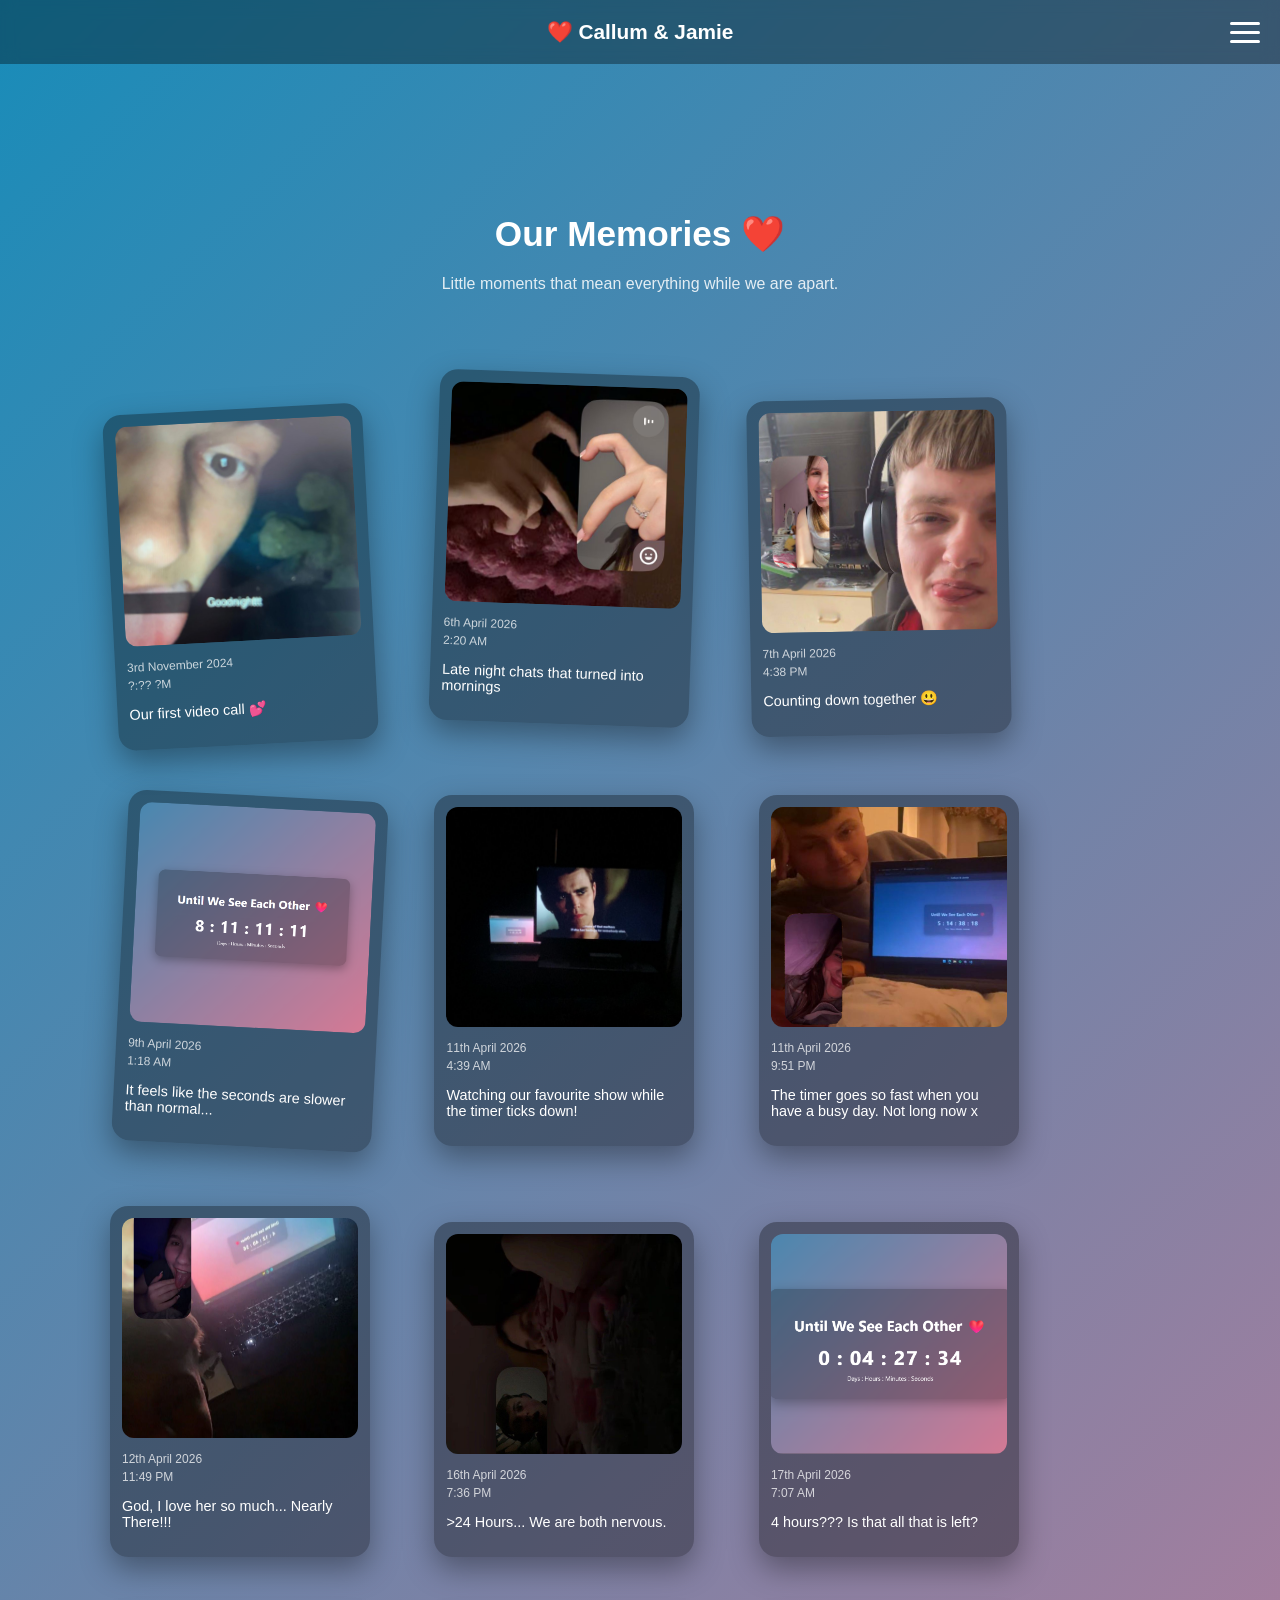
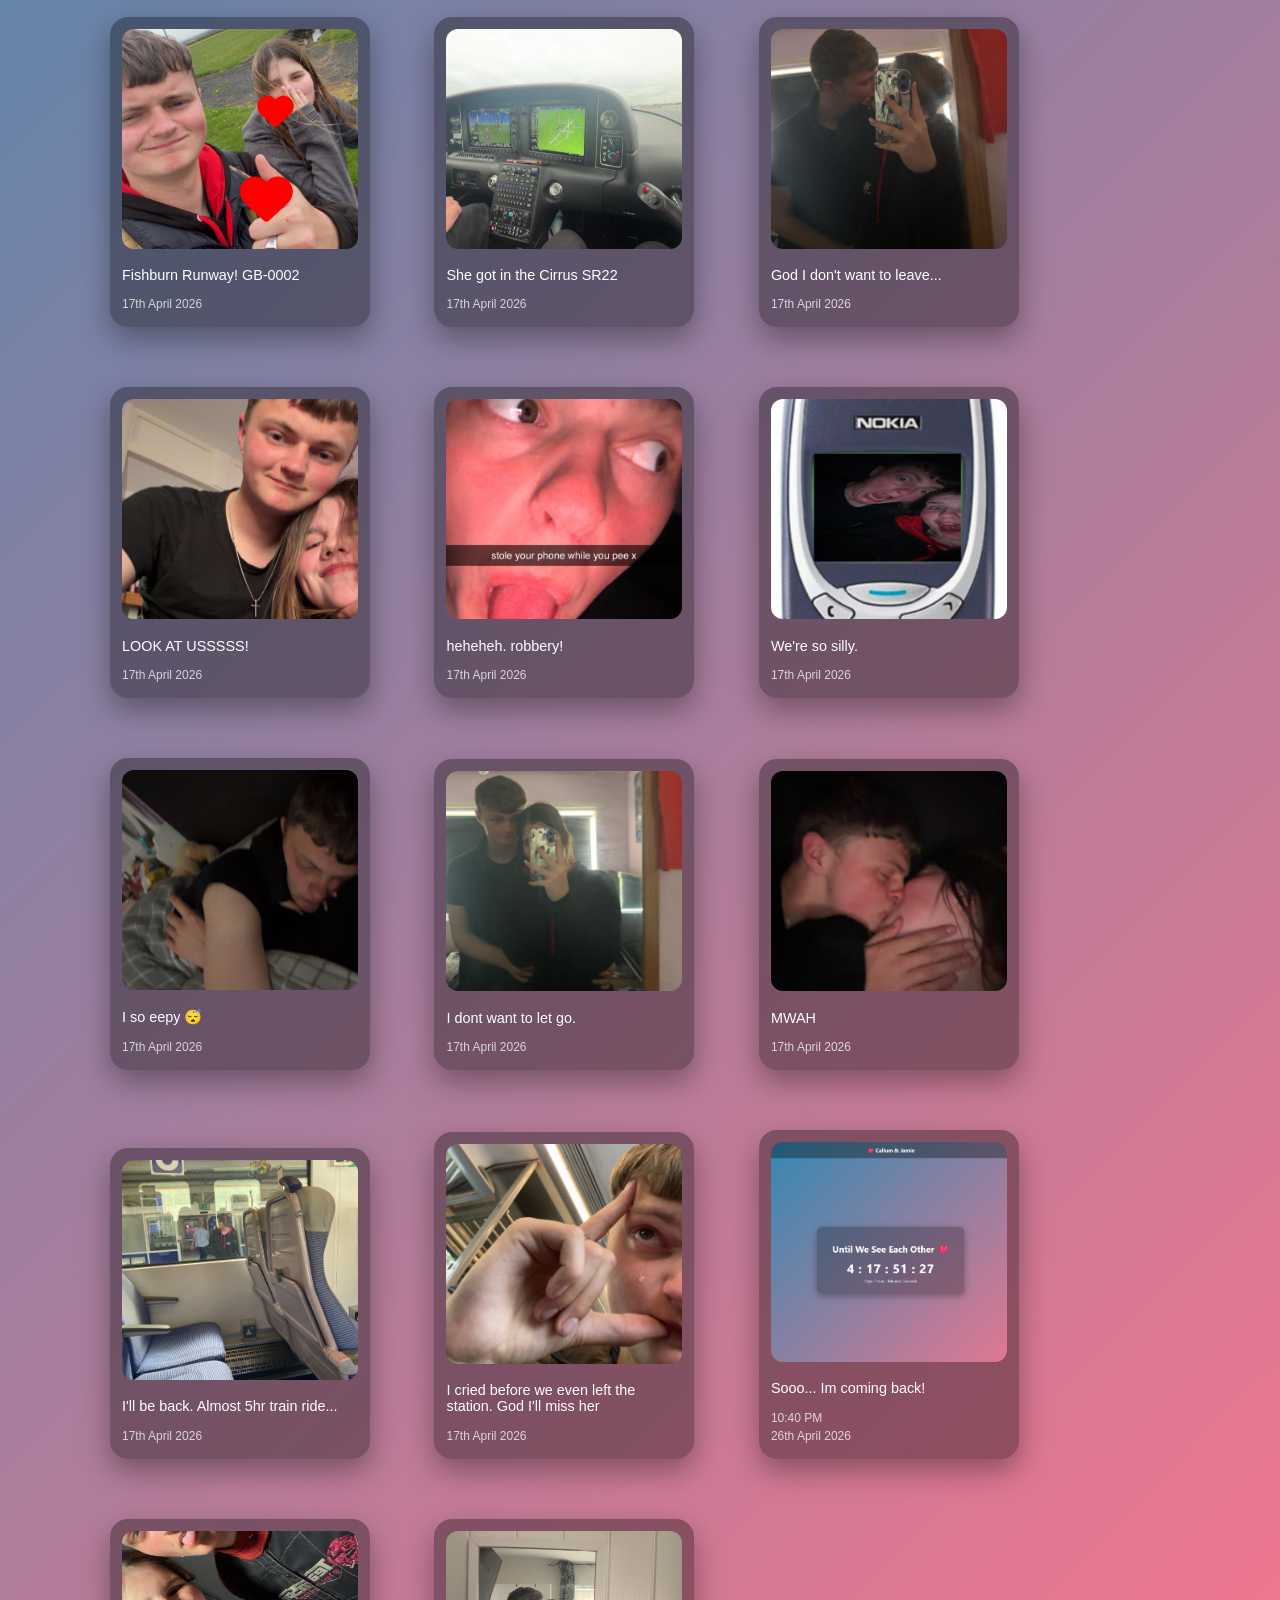
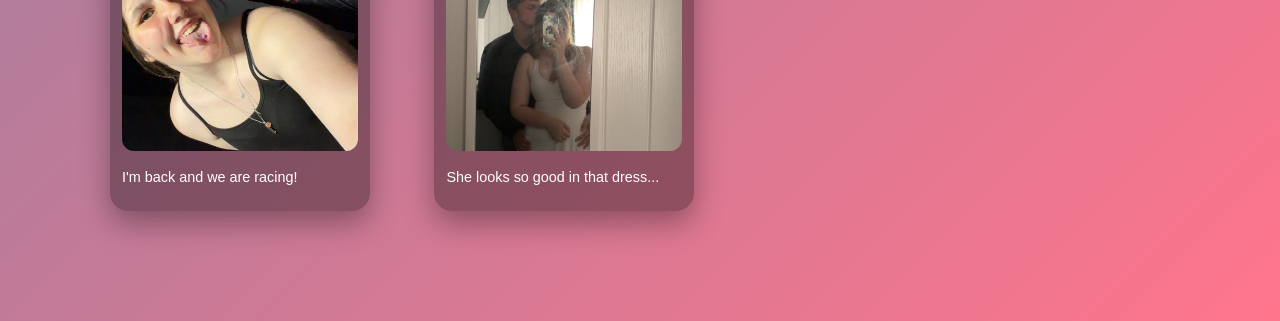
<file: memories.html>
<!DOCTYPE html>
<html lang="en">
<head>
  <link rel="icon" type="image/png" href="assets/favicon.png">
  <meta charset="UTF-8">
  <title>Our Memories ❤️</title>
  <meta name="viewport" content="width=device-width, initial-scale=1.0">

  <link rel="stylesheet" href="styles.css">
</head>
<body>

  <!-- NAV BAR -->
  <nav class="navbar">
    <div class="nav-title">❤️ Callum & Jamie</div>

    <button class="burger" id="burger" aria-label="Menu">
      <span></span>
      <span></span>
      <span></span>
    </button>
  </nav>

  <!-- FULLSCREEN MENU -->
  <div class="menu-overlay" id="menuOverlay">
    <ul class="menu-links">
      <li><a href="index.html">Home</a></li>
      <li><a href="countdown.html">Countdown</a></li>
      <li><a href="memories.html">Memories</a></li>
    </ul>
  </div>

  <!-- MAIN CONTENT -->
  <main class="page">
    <section class="memories-board">

      <div class="memories-header">
        <h1>Our Memories ❤️</h1>
        <p>Little moments that mean everything while we are apart.</p>
      </div>

      <!-- MEMORY STICKERS -->

      <div class="memory-sticker">
        <img src="assets/31124.jpeg" alt="Our first video call">
        <div class="sticker-text">
          <span class="date">3rd November 2024</span>
          <span class="date">?:?? ?M</span>
          <p>Our first video call 💕</p>
        </div>
      </div>

      <div class="memory-sticker">
        <img src="assets/060426.png" alt="Late night chats">
        <div class="sticker-text">
          <span class="date">6th April 2026</span>
          <span class="date">2:20 AM</span>
          <p>Late night chats that turned into mornings</p>
        </div>
      </div>

      <div class="memory-sticker">
        <img src="assets/070426.jpg" alt="Counting down together">
        <div class="sticker-text">
          <span class="date">7th April 2026</span>
          <span class="date">4:38 PM</span>
          <p>Counting down together 😃</p>
        </div>
      </div>

      <div class="memory-sticker">
        <img src="assets/090426.png" alt="Counting down together">
        <div class="sticker-text">
          <span class="date">9th April 2026</span>
          <span class="date">1:18 AM</span>
          <p>It feels like the seconds are slower than normal...</p>
        </div>
      </div>

      <div class="memory-sticker">
        <img src="assets/110426.jpeg" alt="Counting down together">
        <div class="sticker-text">
          <span class="date">11th April 2026</span>
          <span class="date">4:39 AM</span>
          <p>Watching our favourite show while the timer ticks down!</p>
        </div>
      </div>

      <div class="memory-sticker">
        <img src="assets/110426(2).png" alt="Counting down together">
        <div class="sticker-text">
          <span class="date">11th April 2026</span>
          <span class="date">9:51 PM</span>
          <p>The timer goes so fast when you have a busy day. Not long now x</p>
        </div>
      </div>

      <div class="memory-sticker">
        <img src="assets/120426.png" alt="Counting down together">
        <div class="sticker-text">
          <span class="date">12th April 2026</span>
          <span class="date">11:49 PM</span>
          <p>God, I love her so much... Nearly There!!!</p>
        </div>
      </div>

      <div class="memory-sticker">
        <img src="assets/160426.jpg" alt="Counting down together">
        <div class="sticker-text">
          <span class="date">16th April 2026</span>
          <span class="date">7:36 PM</span>
          <p>>24 Hours... We are both nervous.</p>
        </div>
      </div>

      <div class="memory-sticker">
        <img src="assets/170426.png" alt="Counting down together">
        <div class="sticker-text">
          <span class="date">17th April 2026</span>
          <span class="date">7:07 AM</span>
          <p>4 hours??? Is that all that is left?</p>
        </div>
      </div>

      <div class="memory-sticker">
        <img src="assets/fishburn.png" alt="Counting down together">
        <div class="sticker-text">
          <p>Fishburn Runway! GB-0002</p>
          <span class="date">17th April 2026</span>
        </div>
      </div>

      <div class="memory-sticker">
        <img src="assets/Plane.jpeg" alt="Counting down together">
        <div class="sticker-text">
          <p>She got in the Cirrus SR22</p>
          <span class="date">17th April 2026</span>
        </div>
      </div>

      <div class="memory-sticker">
        <img src="assets/kiss.png" alt="Counting down together">
        <div class="sticker-text">
          <p>God I don't want to leave...</p>
          <span class="date">17th April 2026</span>
        </div>
      </div>

      <div class="memory-sticker">
        <img src="assets/Smile.png" alt="Counting down together">
        <div class="sticker-text">
          <p>LOOK AT USSSSS!</p>
          <span class="date">17th April 2026</span>
        </div>
      </div>

      <div class="memory-sticker">
        <img src="assets/silly.png" alt="Counting down together">
        <div class="sticker-text">
          <p>heheheh. robbery!</p>
          <span class="date">17th April 2026</span>
        </div>
      </div>

      <div class="memory-sticker">
        <img src="assets/Silly 2.png" alt="Counting down together">
        <div class="sticker-text">
          <p>We're so silly.</p>
          <span class="date">17th April 2026</span>
        </div>
      </div>

      <div class="memory-sticker">
        <img src="assets/sleepy.png" alt="Counting down together">
        <div class="sticker-text">
          <p>I so eepy 😴</p>
          <span class="date">17th April 2026</span>
        </div>
      </div>

      <div class="memory-sticker">
        <img src="assets/mirror.png" alt="Counting down together">
        <div class="sticker-text">
          <p>I dont want to let go.</p>
          <span class="date">17th April 2026</span>
        </div>
      </div>

      <div class="memory-sticker">
        <img src="assets/Kiss2.png" alt="Counting down together">
        <div class="sticker-text">
          <p>MWAH</p>
          <span class="date">17th April 2026</span>
        </div>
      </div>

      <div class="memory-sticker">
        <img src="assets/train.png" alt="Counting down together">
        <div class="sticker-text">
          <p>I'll be back. Almost 5hr train ride...</p>
          <span class="date">17th April 2026</span>
        </div>
      </div>

      <div class="memory-sticker">
        <img src="assets/cry.jpeg" alt="Counting down together">
        <div class="sticker-text">
          <p>I cried before we even left the station. God I'll miss her</p>
          <span class="date">17th April 2026</span>
        </div>
      </div>

      <div class="memory-sticker">
        <img src="assets/back.png" alt="Counting down together">
        <div class="sticker-text">
          <p>Sooo... Im coming back!</p>
          <span class="date">10:40 PM</span>
          <span class="date">26th April 2026</span>
        </div>
      </div>

      <div class="memory-sticker">
        <img src="assets/racing.jpeg" alt="Counting down together">
        <div class="sticker-text">
          <p>I'm back and we are racing!</p>
        </div>
      </div>

      <div class="memory-sticker">
        <img src="assets/Dress.jpeg" alt="Counting down together">
        <div class="sticker-text">
          <p>She looks so good in that dress...</p>
        </div>
      </div>
      <!-- ADD MORE MEMORY-STICKER BLOCKS BELOW -->

    </section>
  </main>

  <!-- MENU SCRIPT -->
  <script src="nav.js"></script>

</body>
</html>
</file>
<file: styles.css>
/* ======================
   GLOBAL RESET & BASE
   ====================== */

* {
  box-sizing: border-box;
}

body {
  margin: 0;
  min-height: 100vh;
  background: linear-gradient(135deg, #188cb9, #ff758c);
  font-family: "Segoe UI", Tahoma, Geneva, Verdana, sans-serif;
  color: white;
}

/* ======================
   NAV BAR
   ====================== */

.navbar {
  position: fixed;
  top: 0;
  width: 100%;
  height: 64px;
  background: rgba(0, 0, 0, 0.35);
  backdrop-filter: blur(8px);
  display: flex;
  align-items: center;
  justify-content: center;
  padding: 0 24px;
  z-index: 1000;
}

.nav-title {
  font-size: 1.3rem;
  font-weight: bold;
}

/* ======================
   BURGER BUTTON
   ====================== */

.burger {
  position: absolute;
  right: 20px;
  width: 30px;
  height: 22px;

  display: flex;
  align-items: center;
  justify-content: center;

  background: none;
  border: none;
  cursor: pointer;
  padding: 0;
}

.burger span {
  position: absolute;
  width: 100%;
  height: 3px;
  background: white;
  border-radius: 2px;

  transition: transform 0.3s ease, opacity 0.2s ease;
}

/* Default burger lines */
.burger span:nth-child(1) {
  transform: translateY(-9px);
}

.burger span:nth-child(2) {
  transform: translateY(0);
}

.burger span:nth-child(3) {
  transform: translateY(9px);
}

/* Perfect X */
.burger.open span:nth-child(1) {
  transform: rotate(45deg);
}

.burger.open span:nth-child(2) {
  opacity: 0;
}

.burger.open span:nth-child(3) {
  transform: rotate(-45deg);
}
/* ======================
   FULLSCREEN MENU
   ====================== */

.menu-overlay {
  position: fixed;
  inset: 0;
  background: radial-gradient(circle at top, #1f8fc5, #0b111a 70%);
  display: flex;
  align-items: center;
  justify-content: center;
  opacity: 0;
  pointer-events: none;
  transition: opacity 0.4s ease;
  z-index: 999;
}

.menu-overlay.open {
  opacity: 1;
  pointer-events: auto;
}

.menu-links {
  list-style: none;
  margin: 0;
  padding: 0;
  text-align: center;
}

.menu-links li {
  margin: 24px 0;
}

.menu-links a {
  font-size: 1.8rem;
  text-decoration: none;
  color: white;
  opacity: 0.95;
  transition: opacity 0.2s ease;
}

.menu-links a:hover {
  opacity: 1;
}

/* ======================
   PAGE LAYOUT
   ====================== */

.page {
  min-height: 100vh;
  padding-top: 64px;
  display: flex;
  align-items: center;
  justify-content: center;
}

.container {
  background: rgba(0, 0, 0, 0.25);
  padding: 40px 60px;
  border-radius: 20px;
  text-align: center;
  box-shadow: 0 10px 30px rgba(0, 0, 0, 0.3);
}

h1 {
  margin-bottom: 20px;
  font-size: clamp(1.6rem, 4vw, 2.2rem);
}

/* ======================
   COUNTDOWN
   ====================== */

.countdown {
  font-size: clamp(2rem, 6vw, 3rem);
  font-weight: bold;
  letter-spacing: 2px;
}

.labels {
  margin-top: 10px;
  font-size: 0.9rem;
  opacity: 0.9;
}

/* ======================
   PLANE OVERLAY
   ====================== */

.plane-overlay {
  position: fixed;
  bottom: 40px;
  left: 0;
  width: 100%;
  z-index: 2000;
  pointer-events: none;
}

.plane-overlay.hidden {
  display: none;
}

.city {
  position: absolute;
  font-size: 1rem;
  opacity: 0.9;
}

.city.left {
  left: 20px;
}

.city.right {
  right: 20px;
}

#plane {
  font-size: 40px;
  transform: translateX(-100px);
}

/* ======================
   HOME PAGE
   ====================== */

.home-container {
  max-width: 900px;
}

.home-intro {
  margin-bottom: 40px;
  opacity: 0.85;
}

.about-us {
  display: flex;
  gap: 30px;
  margin: 40px 0;
}

.about-card {
  flex: 1;
  padding: 25px;
  border-radius: 18px;
  box-shadow: 0 10px 25px rgba(0, 0, 0, 0.25);
  text-align: left;
}

.about-card.callum {
  background: linear-gradient(135deg, #ff9acb, #ff6fae);
  color: #2b0f1c;
}

.about-card.jamie {
  background: linear-gradient(135deg, #8fd3f4, #5baeea);
  color: #0e2535;
}

.about-card h2 {
  margin-top: 0;
}

/* ======================
   MEMORIES STICKERBOARD
   ====================== */

.memories-board {
  width: 100%;
  max-width: 1200px;
  margin: 0 auto;
  padding: 120px 40px 80px;
}

.memories-header {
  text-align: center;
  margin-bottom: 60px;
}

.memories-header p {
  opacity: 0.85;
}

.memory-sticker {
  width: 260px;
  background: rgba(0, 0, 0, 0.35);
  border-radius: 18px;
  padding: 12px;
  margin: 30px;
  display: inline-block;

  box-shadow: 0 12px 30px rgba(0, 0, 0, 0.35);
  transition: transform 0.25s ease, box-shadow 0.25s ease;
}

.memory-sticker:hover {
  transform: scale(1.05) rotate(0deg);
  z-index: 10;
}

.memory-sticker img {
  width: 100%;
  height: 220px;
  object-fit: cover;
  border-radius: 12px;
}

.sticker-text {
  margin-top: 10px;
  font-size: 0.9rem;
}

.sticker-text .date {
  font-size: 0.75rem;
  opacity: 0.75;
  display: block;
  margin-bottom: 4px;
}

.story-section {
  margin-top: 50px;
  padding: 30px;
  background: rgba(255, 255, 255, 0.1);
  border-radius: 18px;
}

.story-section h2 {
  margin-bottom: 15px;
}

.story-text {
  opacity: 0.9;
  line-height: 1.6;
}

.together-section {
  margin-top: 40px;
}

.together-timer {
  font-size: 1.4rem;
  font-weight: bold;
  letter-spacing: 1px;
}

.love-section {
  margin-top: 50px;
}

.love-list {
  list-style: none;
  padding: 0;
  margin-top: 20px;
}

.love-list li {
  margin: 10px 0;
  font-size: 1.1rem;
  opacity: 0.9;
}

.hearts span {
  position: fixed;
  bottom: -20px;
  font-size: 24px;
  animation: floatUp 8s infinite ease-in;
  opacity: 0.5;
}

.hearts span:nth-child(1) {
  left: 10%;
  animation-delay: 0s;
}
.hearts span:nth-child(2) {
  left: 50%;
  animation-delay: 2s;
}
.hearts span:nth-child(3) {
  left: 80%;
  animation-delay: 4s;
}

@keyframes floatUp {
  0% { transform: translateY(0); opacity: 0; }
  20% { opacity: 0.6; }
  100% { transform: translateY(-100vh); opacity: 0; }
}

.site-footer {
  text-align: center;
  padding: 20px;
  font-size: 0.85rem;
  opacity: 0.7;
}

.music-toggle {
  position: fixed;
  bottom: 20px;
  right: 20px;
  width: 56px;
  height: 56px;
  border-radius: 50%;
  border: none;
  background: rgba(0, 0, 0, 0.45);
  backdrop-filter: blur(8px);
  color: white;
  font-size: 1.4rem;
  cursor: pointer;
  box-shadow: 0 8px 20px rgba(0, 0, 0, 0.3);
  transition: transform 0.2s ease, opacity 0.2s ease;
  z-index: 3000;
}

.music-toggle:hover {
  transform: scale(1.1);
}

.music-toggle.playing {
  opacity: 0.9;
}

/* scattered feel */
/* SCATTER EFFECT (only when NOT hovering) */
.memory-sticker:not(:hover):nth-child(2) {
  transform: rotate(-3deg) translateY(10px);
}

.memory-sticker:not(:hover):nth-child(3) {
  transform: rotate(2deg) translateY(-10px);
}

.memory-sticker:not(:hover):nth-child(4) {
  transform: rotate(-1deg) translateX(-10px);
}

.memory-sticker:not(:hover):nth-child(5) {
  transform: rotate(3deg) translateX(10px);
}

/* ======================
   LINKS
   ====================== */

.home-link {
  margin-top: 30px;
}

.home-link a {
  color: white;
  text-decoration: none;
  opacity: 0.9;
}

.home-link a:hover {
  opacity: 1;
}

.secret-note {
  margin-top: 50px;
}

.secret-note button {
  padding: 12px 20px;
  border-radius: 12px;
  border: none;
  background: rgba(255,255,255,0.2);
  color: white;
  cursor: pointer;
}

.note-text {
  display: none;
  margin-top: 20px;
  padding: 20px;
  background: rgba(0,0,0,0.3);
  border-radius: 16px;
}

/* ======================
   MOOD SELECTOR
   ====================== */

.mood-section {
  margin-top: 50px;
}

#currentMood {
  margin-top: 10px;
  opacity: 0.85;
}

/* Button container */
.moods {
  display: flex;
  justify-content: center;
  gap: 16px;
  margin-top: 20px;
  flex-wrap: wrap;
}

/* Mood buttons */
.moods button {
  width: 60px;
  height: 60px;
  border-radius: 50%;
  border: none;
  font-size: 1.8rem;
  cursor: pointer;

  background: rgba(255, 255, 255, 0.15);
  backdrop-filter: blur(6px);

  color: white;
  box-shadow: 
    0 8px 20px rgba(0, 0, 0, 0.25),
    inset 0 0 0 1px rgba(255, 255, 255, 0.15);

  transition:
    transform 0.2s ease,
    box-shadow 0.2s ease,
    background 0.2s ease;
}

/* Hover */
.moods button:hover {
  transform: scale(1.15);
  background: rgba(255, 255, 255, 0.25);
}

/* Click / active */
.moods button:active {
  transform: scale(1.05);
}

/* Selected mood */
.moods button.selected {
  background: linear-gradient(135deg, #ff9acb, #ff6fae);
  box-shadow: 0 0 20px rgba(255, 154, 203, 0.7);
}

/* ======================
   RESPONSIVE
   ====================== */

@media (max-width: 900px) {
  .about-us {
    flex-direction: column;
    text-align: center;
  }
}

@media (max-width: 700px) {

  .memory-sticker {
    margin: 20px auto;
  }

  .memory-sticker:nth-child(odd) {
    transform: rotate(-1.5deg);
  }

  .memory-sticker:nth-child(even) {
    transform: rotate(1.5deg);
  }

  .memory-sticker:hover {
    transform: scale(1.05) rotate(0deg);
  }

}
</file>
